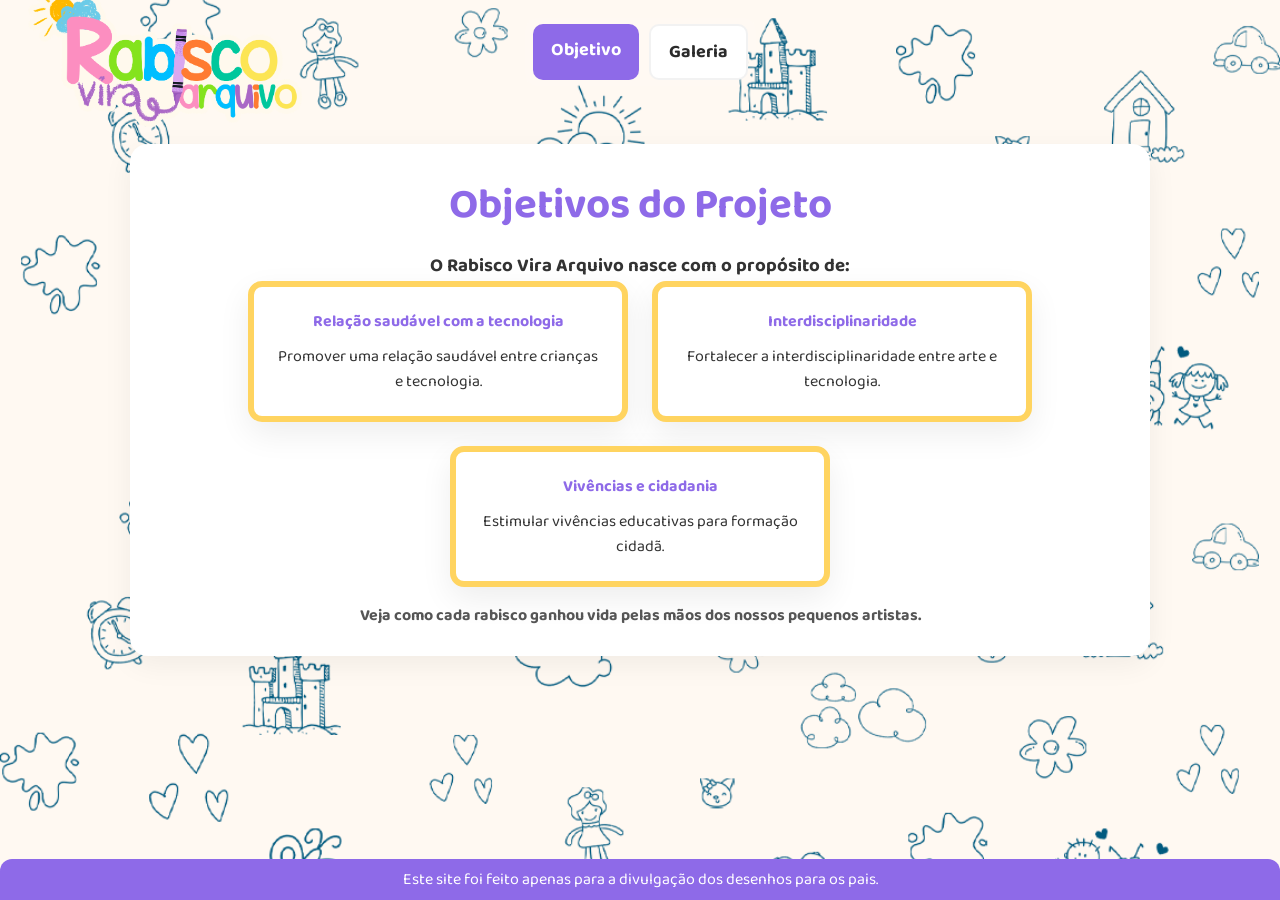
<file: index.html>
<!DOCTYPE html>
<html lang="pt-br">
<head>
  <meta charset="UTF-8">
  <meta name="viewport" content="width=device-width, initial-scale=1.0">
  <title>Rabisco Vira Arquivo</title>
  <link href="https://fonts.googleapis.com/css2?family=Baloo+2:wght@400;700&family=Poppins:wght@300;600&display=swap" rel="stylesheet">
  <link rel="stylesheet" href="css.css">
</head>

<body>
  <header class="site-header">
    <div class="logo">
      <img src="imagens/logo1.png" alt="LOGO1" class="logo-img">
    </div>

    <nav class="top-nav">
      <a href="index.html" class="nav-link active">Objetivo</a>
      <a href="galeria.html" class="nav-link">Galeria</a>
    </nav>
  </header>

  <main class="hero">
    <section class="intro" id="objetivo">
      <h2>Objetivos do Projeto</h2>
      <h3>O Rabisco Vira Arquivo nasce com o propósito de:</h3>

      <div class="objetivos-grid">

        <div class="obj-card">
          <h4>Relação saudável com a tecnologia</h4>
          <p>Promover uma relação saudável entre crianças e tecnologia.</p>
        </div>

        <div class="obj-card">
          <h4>Interdisciplinaridade</h4>
          <p>Fortalecer a interdisciplinaridade entre arte e tecnologia.</p>
        </div>

        <div class="obj-card">
          <h4>Vivências e cidadania</h4>
          <p>Estimular vivências educativas para formação cidadã.</p>
        </div>

      </div>

      <p class="objetivos-note">
        Veja como cada rabisco ganhou vida pelas mãos dos nossos pequenos artistas.
      </p>
    </section>
  </main>

  <footer>
    <p>Este site foi feito apenas para a divulgação dos desenhos para os pais.</p>
  </footer>
</body>
</html>
</file>
<file: css.css>
:root{
  --rosa:#FF6FA3;
  --roxo:#8E6AE8;
  --amarelo:#FFD460;
  --verde:#7CE39A;
  --azul:#4FD1E0;
  --branco:#FFFFFF;
  --fundo:#FFF9F2;
}

*{box-sizing:border-box;margin:0;padding:0}

body{
  font-family:"Baloo 2","Poppins",sans-serif;
  background:url('imagens/png.png') center/cover no-repeat, var(--fundo);
  background-attachment:fixed;
  color:#333;
}

/* HEADER */
.site-header{
  display:flex;
  align-items:center;
  justify-content:center;
  padding:18px 28px;
  position:relative;
  gap:18px;
}

.logo{
  position:absolute;
  left:28px;
  top:50%;
  transform:translateY(-50%);
}

.logo-img{height:150px;display:block}

.top-nav{
  display:flex;
  gap:10px;
  background:rgba(255,255,255,0.05);
  padding:6px 8px;
  border-radius:12px;
}

.nav-link{
  padding:12px 18px;
  border-radius:10px;
  text-decoration:none;
  font-weight:700;
  font-size:18px;
  color:#2b2b2b;
}


.nav-link.active{
  background:var(--roxo);
  color:var(--branco);
}


.top-nav .nav-link:not(.active){
  background:#fff;
  color:#2b2b2b;
  border:2px solid rgba(0,0,0,0.05);
}

/* Hover geral */
.top-nav .nav-link:hover{
  background:var(--roxo) !important;
  color:var(--branco) !important;
}

/* HOME */
.hero{
  display:flex;
  gap:24px;
  align-items:center;
  padding:40px;
  max-width:1100px;
  margin:auto;
}

.intro{
  flex:1;
  background:#fff;
  padding:28px;
  border-radius:18px;
  box-shadow:0 8px 30px rgba(0,0,0,0.06);
  text-align:center;
}

.intro h2{font-size:42px;color:var(--roxo);margin-bottom:12px}

.objetivos-grid{
  display:flex;
  gap:24px;
  flex-wrap:wrap;
  justify-content:center;
}

.obj-card{
  flex:0 1 380px;
  background:#fff;
  padding:22px;
  border-radius:14px;
  box-shadow:0 12px 32px rgba(0,0,0,0.07);
  border:6px solid var(--amarelo);
}

.obj-card h4{color:var(--roxo);margin-bottom:10px}

.objetivos-note{
  margin-top:16px;
  font-weight:700;
  color:#555;
}

/* FOOTER */
footer{
  position:fixed;
  bottom:0;
  left:0;right:0;
  padding:8px 12px;
  background:var(--roxo);
  color:var(--branco);
  text-align:center;
  border-top-left-radius:12px;
  border-top-right-radius:12px;
}

main{padding-bottom:80px}

/* GALERIA */
.fases-wrap{
  max-width:900px;
  margin:36px auto;
  padding:20px;
  display:flex;
  flex-direction:column;
  gap:18px;
}

.gallery-section{
  max-width:1100px;
  margin:auto;
}

.carousel-wrapper{
  display:flex;
  align-items:center;
  justify-content:center;
  gap:20px;
}

.carousel-image{
  width:100%;
  border-radius:12px;
  box-shadow:0 20px 60px rgba(0,0,0,0.16);
  background:#fff;
}

.carousel-btn{
  background:var(--roxo);
  color:#fff;
  border:none;
  padding:16px 20px;
  border-radius:14px;
  font-size:40px;
  cursor:pointer;
}

/* LIGHTBOX */
.lightbox{
  position:fixed;
  inset:0;
  display:none;
  align-items:center;
  justify-content:center;
  background:rgba(0,0,0,0.75);
  z-index:1500;
}

.lightbox.open{display:flex}

.lightbox-content{
  position:relative;
  max-width:95%;
  max-height:95%;
}

.lightbox-content img{
  max-width:100%;
  max-height:100%;
  border-radius:10px;
}

.lightbox-close{
  position:absolute;
  top:8px;
  right:8px;
  background:var(--roxo);
  color:#fff;
  border:none;
  border-radius:8px;
  width:36px;
  height:36px;
  cursor:pointer;
}

/* BOTÃO ROXO */
.btn-roxo{
  display:inline-block;
  padding:16px 26px;
  background:var(--roxo);
  color:#fff;
  border-radius:14px;
  text-decoration:none;
  font-weight:700;
  font-size:18px;
  box-shadow:0 10px 30px rgba(255,111,163,0.15);
}

.btn-roxo:hover{
  transform:translateY(-3px);
}

/* RESPONSIVO */
@media (max-width:480px){
  .site-header{flex-direction:column;gap:6px;padding:12px}
  .logo-img{height:64px}
  .top-nav{width:100%;justify-content:center}
  .nav-link{padding:10px 12px;font-size:15px}
  .hero{flex-direction:column;padding:18px}
  .carousel-btn{font-size:24px;padding:10px 12px}
  main{padding-bottom:120px}
}
.titulo-fase{
  color:var(--roxo);
  margin-bottom:10px;
  margin-top:26px;
  font-size:30px;
}

.titulo-fase:first-of-type{
  margin-top:0;
}

.voltar-wrap{
  margin-top:14px;
}

@media (max-width:480px){

  /* ---- HEADER / LOGO ---- */
  .site-header{
    flex-direction:column;
    gap:6px;
    padding:12px;
  }

  
  .logo{
    position:static;
    transform:none;
    margin:0 auto;
  }

  .logo-img{
    height:90px; 
  }

  /* Menu */
  .top-nav{
    width:100%;
    justify-content:center;
  }

  .nav-link{
    padding:10px 12px;
    font-size:15px;
  }

 
  .hero{
    flex-direction:column;
    padding:18px;
  }

  /* ---- BOTOES GALERIA ---- */
  .carousel-btn{
    font-size:24px;
    padding:10px 12px;
  }


  main{
    padding-bottom:120px; 
  }

  
  .voltar-wrap,
  .btn-roxo{
    margin-bottom:90px; 
  }

  /* ---- FOOTER ---- */
  footer{
    padding:4px 8px;  /* deixa fino */
  }
}
@media (max-width:480px){
  body { padding-bottom:100px; }
}

.carousel-wrapper {
  position: relative;
  overflow: visible !important; 
}

*/
.carousel-btn {
  z-index: 9999 !important;
  position: absolute;
  top: 50%;
  transform: translateY(-50%);
  background: var(--roxo);
  color: #fff;
  border: none;
  padding: 16px 22px;
  border-radius: 14px;
  font-size: 32px;
  cursor: pointer;
}


.carousel-btn.prev {
  left: 10px;
}


.carousel-btn.next {
  right: 10px;
}


@media (max-width: 480px) {
  .carousel-btn {
    font-size: 26px;
    padding: 12px 16px;
    z-index: 999999 !important; 
  }

  .carousel-image {
    position: relative;
    z-index: 1;
  }
}
</file>
